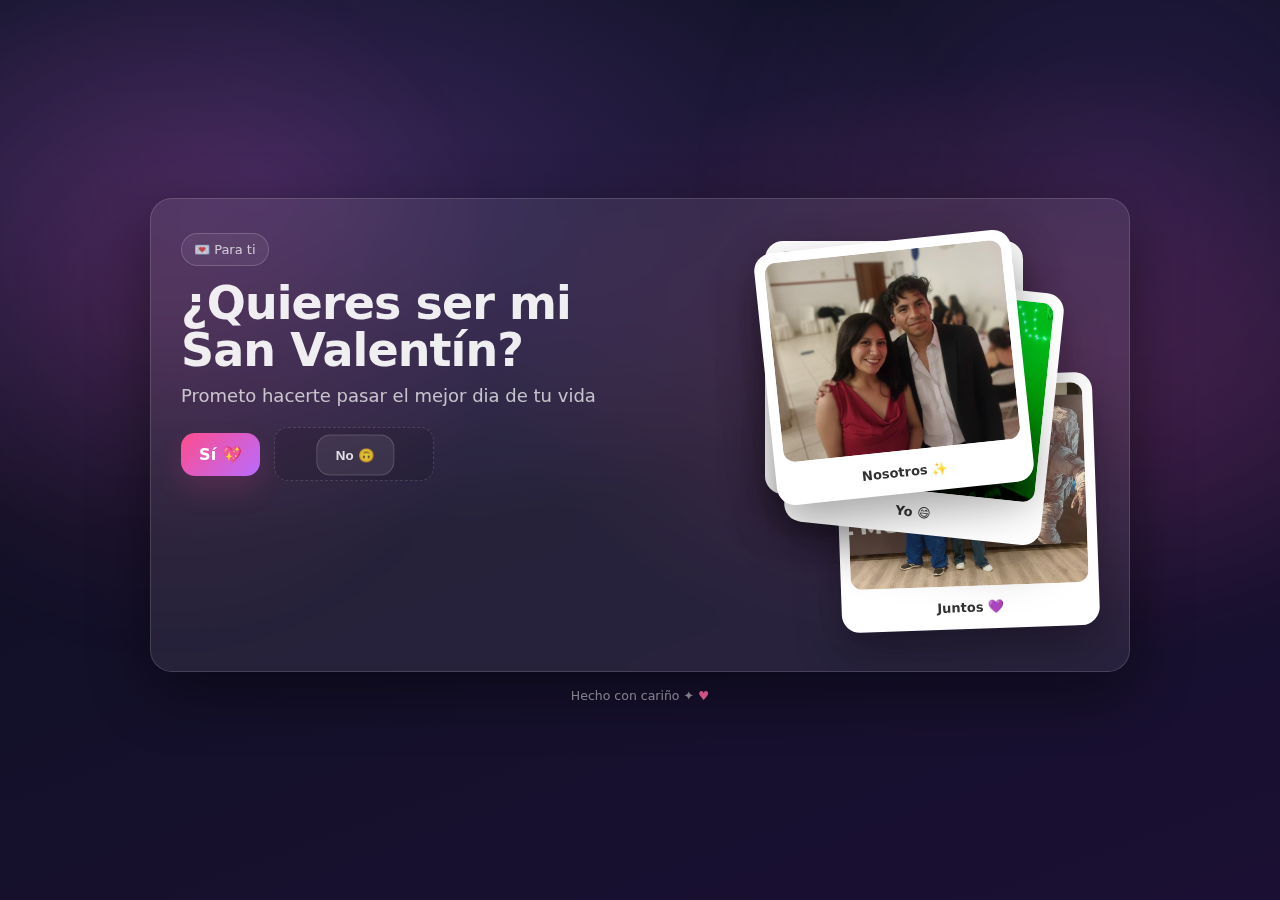
<file: index.html>
<!doctype html>
<html lang="es">
<head>
  <meta charset="utf-8" />
  <meta name="viewport" content="width=device-width,initial-scale=1" />
  <title>¿Quieres ser mi San Valentín? 💜</title>
  <link rel="stylesheet" href="styles.css" />
</head>
<body>
  <div class="bg-glow"></div>

  <main class="wrap">
    <section class="card hero">
      <div class="hero__left">
        <div class="badge">💌 Para ti</div>

        <h1 class="title">¿Quieres ser mi San Valentín?</h1>
        <p class="subtitle">
          Prometo hacerte pasar el mejor dia de tu vida
        </p>

        <div class="actions">
          <!-- El Sí es enlace (funciona aunque el JS falle) -->
          <a href="si.html" id="btnYes" class="btn btn--primary">Sí 💖</a>

          <!-- El No se mueve dentro de este contenedor -->
          <div class="no-area" id="noArea" aria-label="Zona del botón No">
            <button id="btnNo" class="btn btn--ghost" type="button">No 🙃</button>
          </div>
        </div>

      </div>

      <div class="hero__right">
        <div class="photo-stack">
          <figure class="polaroid">
            <img src="img/claudia.jpeg" alt="Foto de Nosotros" />
            <figcaption>Nosotros ✨</figcaption>
          </figure>

          <figure class="polaroid polaroid--tilt">
            <img src="img/yo.jpeg" alt="Foto mía" />
            <figcaption>Yo 😄</figcaption>
          </figure>

          <figure class="polaroid polaroid--back">
            <img src="img/nosotros.jpeg" alt="Foto juntos" />
            <figcaption>Juntos 💜</figcaption>
          </figure>

          <figure class="polaroid polaroid--back">
            <img src="img/ella.jpeg" alt="Foto Ella" />
            <figcaption>Ella 🥵</figcaption>
          </figure>
        </div>
      </div>
    </section>

    <footer class="footer">
      Hecho con cariño ✦ <span class="heart">♥</span>
    </footer>
  </main>

  <script src="script.js"></script>
</body>
</html>
</file>
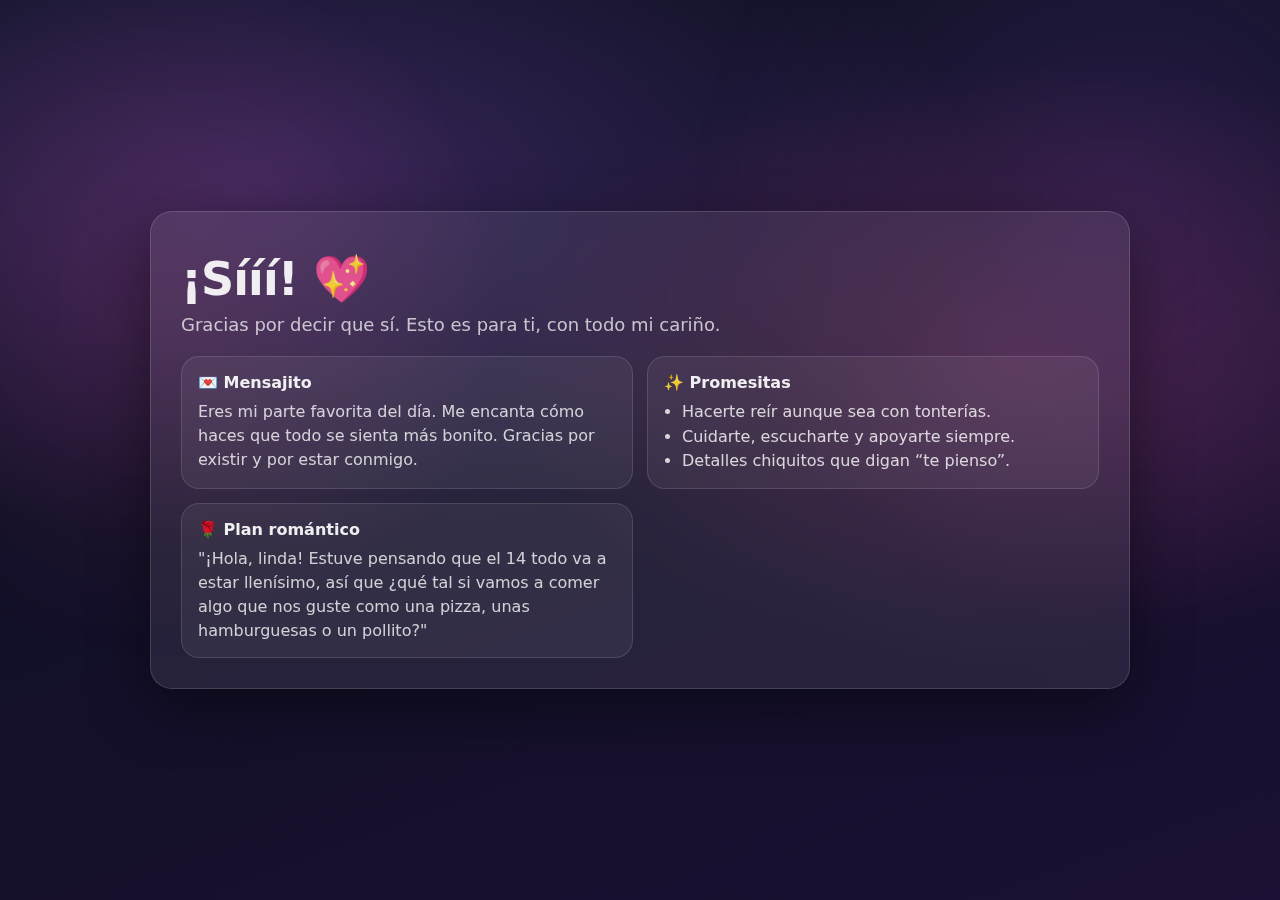
<file: si.html>
<!doctype html>
<html lang="es">
<head>
  <meta charset="utf-8" />
  <meta name="viewport" content="width=device-width,initial-scale=1" />
  <title>¡Sabía que dirías que sí! 💖</title>
  <link rel="stylesheet" href="styles.css" />
</head>
<body>
  <div class="bg-glow"></div>

  <main class="wrap">
    <section class="card details">
      <header class="details__head">
        <h1 class="title">¡Sííí! 💖</h1>
        <p class="subtitle">
          Gracias por decir que sí. Esto es para ti, con todo mi cariño.
        </p>
      </header>

      <div class="grid">
        <article class="note">
          <h2>💌 Mensajito</h2>
          <p>
            Eres mi parte favorita del día. Me encanta cómo haces que todo se sienta
            más bonito. Gracias por existir y por estar conmigo.
          </p>
        </article>

        <article class="note">
          <h2>✨ Promesitas</h2>
          <ul class="list">
            <li>Hacerte reír aunque sea con tonterías.</li>
            <li>Cuidarte, escucharte y apoyarte siempre.</li>
            <li>Detalles chiquitos que digan “te pienso”.</li>
          </ul>
        </article>

        <article class="note">
          <h2>🌹 Plan romántico</h2>
          <p>
            "¡Hola, linda! Estuve pensando que el 14 todo va a estar llenísimo,
             así que ¿qué tal si vamos a comer algo que nos guste como una pizza,
              unas hamburguesas o un pollito?"
          </p>
        </article>

        <article class
</file>
<file: styles.css>
:root{
  --bg1:#0b1020;
  --bg2:#1b1033;
  --card: rgba(255,255,255,0.08);
  --border: rgba(255,255,255,0.14);
  --text: rgba(255,255,255,0.92);
  --muted: rgba(255,255,255,0.72);
  --shadow: 0 20px 60px rgba(0,0,0,0.45);
  --radius: 22px;
  --accent: #ff4d8d;
  --accent2:#b86bff;
}

*{ box-sizing:border-box; }
html,body{ height:100%; }
body{
  margin:0;
  font-family: ui-sans-serif, system-ui, -apple-system, Segoe UI, Roboto, Arial;
  color:var(--text);
  background:
    radial-gradient(1200px 600px at 20% 20%, rgba(184,107,255,0.25), transparent 60%),
    radial-gradient(900px 500px at 80% 40%, rgba(255,77,141,0.18), transparent 60%),
    linear-gradient(160deg, var(--bg1), var(--bg2));
  overflow-x:hidden;
}

.bg-glow{
  position: fixed;
  inset:-40px;
  background:
    radial-gradient(500px 500px at 15% 35%, rgba(255,77,141,0.12), transparent 70%),
    radial-gradient(600px 600px at 85% 25%, rgba(184,107,255,0.14), transparent 70%);
  filter: blur(18px);
  pointer-events:none;
  z-index:-1;
}

.wrap{
  min-height:100%;
  display:flex;
  flex-direction:column;
  align-items:center;
  justify-content:center;
  padding: 28px 16px;
  gap: 16px;
}

.card{
  width:min(980px, 96vw);
  background: var(--card);
  border: 1px solid var(--border);
  border-radius: var(--radius);
  box-shadow: var(--shadow);
  backdrop-filter: blur(14px);
  overflow:hidden;
}

.hero{
  display:grid;
  grid-template-columns: 1.1fr 0.9fr;
}

.hero__left{
  padding: 34px 30px;
}

.hero__right{
  padding: 26px;
  display:flex;
  align-items:center;
  justify-content:center;
}

.badge{
  display:inline-flex;
  align-items:center;
  gap: 8px;
  padding: 8px 12px;
  border-radius: 999px;
  border: 1px solid rgba(255,255,255,0.18);
  background: rgba(255,255,255,0.06);
  color: var(--muted);
  font-size: 13px;
}

.title{
  margin: 14px 0 8px;
  font-size: clamp(30px, 4vw, 46px);
  letter-spacing: -0.02em;
  line-height: 1.04;
}

.subtitle{
  margin: 0 0 18px;
  color: var(--muted);
  font-size: clamp(14px, 1.9vw, 18px);
  line-height: 1.45;
}

.actions{
  display:flex;
  align-items:center;
  gap: 14px;
  flex-wrap: wrap;
  margin-top: 12px;
}

.btn{
  border:none;
  cursor:pointer;
  padding: 12px 18px;
  border-radius: 14px;
  font-weight: 700;
  letter-spacing: 0.2px;
  transition: transform 0.12s ease, box-shadow 0.12s ease, background 0.2s ease;
  user-select:none;
  text-decoration:none;
  display:inline-flex;
  align-items:center;
  justify-content:center;
}

.btn:active{ transform: translateY(1px) scale(0.99); }

.btn--primary{
  background: linear-gradient(135deg, var(--accent), var(--accent2));
  color: white;
  box-shadow: 0 14px 28px rgba(255,77,141,0.15);
}
.btn--primary:hover{ transform: translateY(-1px); }

.btn--ghost{
  background: rgba(255,255,255,0.08);
  color: rgba(255,255,255,0.85);
  border: 1px solid rgba(255,255,255,0.16);
}
.btn--ghost:hover{ transform: translateY(-1px); }

.no-area{
  position: relative;
  width: 160px;
  height: 54px;
  display:flex;
  align-items:center;
  justify-content:center;
  border-radius: 14px;
  border: 1px dashed rgba(255,255,255,0.14);
  background: rgba(0,0,0,0.10);
  overflow:hidden;
}

.no-area .btn{
  position:absolute;
  left: 50%;
  top: 50%;
  transform: translate(-50%,-50%);
}

.tiny-hint{
  margin-top: 16px;
  font-size: 12.5px;
  color: rgba(255,255,255,0.60);
}

.photo-stack{
  width: min(420px, 95%);
  height: 420px;
  position: relative;
}

/* Estilo base de cada foto */
.polaroid{
  position: absolute;
  width: 70%;
  max-width: 280px;
  background: #fff;
  border-radius: 18px;
  padding: 10px 10px 14px;
  box-shadow: 0 20px 45px rgba(0,0,0,0.35);
  color: #333;
  transition: transform 0.3s ease;
}

.polaroid img{
  width: 100%;
  height: 200px;
  object-fit: cover;
  border-radius: 12px;
}

.polaroid figcaption{
  margin-top: 10px;
  text-align: center;
  font-weight: 700;
  font-size: 13px;
}

/* FOTO 1 (arriba izquierda) */
.polaroid:nth-child(1){
  top: 0;
  left: 0;
  transform: rotate(-6deg);
  z-index: 3;
}

/* FOTO 2 (arriba derecha) */
.polaroid:nth-child(2){
  top: 40px;
  right: 0;
  transform: rotate(6deg);
  z-index: 2;
}

/* FOTO 3 (abajo centro) */
.polaroid:nth-child(3){
  bottom: 0;
  left: 20%;
  transform: rotate(-2deg);
  z-index: 1;
}

/* Efecto bonito al pasar el mouse */
.polaroid:hover{
  transform: scale(1.05) rotate(0deg);
  z-index: 10;
}

.footer{
  color: rgba(255,255,255,0.60);
  font-size: 12.5px;
}

.heart{ color:#ff6aa7; }

/* SI PAGE */
.details{ padding: 30px; }
.details__head{ margin-bottom: 18px; }

.grid{
  display:grid;
  grid-template-columns: 1fr 1fr;
  gap: 14px;
}

.note{
  background: rgba(255,255,255,0.06);
  border: 1px solid rgba(255,255,255,0.12);
  border-radius: 18px;
  padding: 16px 16px 14px;
}

.note h2{
  margin: 0 0 8px;
  font-size: 16px;
}

.note p{
  margin: 0;
  color: rgba(255,255,255,0.78);
  line-height: 1.5;
}

.note--wide{ grid-column: 1 / -1; }

.list{
  margin: 8px 0 0;
  padding-left: 18px;
  color: rgba(255,255,255,0.80);
  line-height: 1.55;
}

.gallery{
  margin-top: 10px;
  display:grid;
  grid-template-columns: 44px 1fr 44px;
  gap: 10px;
  align-items:center;
}

.gbtn{
  width: 44px;
  height: 44px;
  border-radius: 14px;
  border: 1px solid rgba(255,255,255,0.14);
  background: rgba(255,255,255,0.08);
  color: rgba(255,255,255,0.9);
  cursor:pointer;
  font-size: 22px;
  font-weight: 900;
  transition: transform 0.12s ease;
}
.gbtn:hover{ transform: translateY(-1px); }

.frame{
  margin:0;
  background: rgba(0,0,0,0.18);
  border: 1px solid rgba(255,255,255,0.12);
  border-radius: 18px;
  padding: 10px;
}

.frame img{
  width:100%;
  height: 320px;
  object-fit: cover;
  border-radius: 14px;
  display:block;
}

.frame figcaption{
  margin-top: 10px;
  color: rgba(255,255,255,0.75);
  text-align:center;
  font-size: 13px;
  font-weight: 700;
}

.small{
  margin: 10px 0 0;
  color: rgba(255,255,255,0.62);
  font-size: 12.5px;
}

.backline{ margin-top: 16px; }

.link{
  color: rgba(255,255,255,0.82);
  text-decoration:none;
  border-bottom: 1px dashed rgba(255,255,255,0.35);
  padding-bottom:2px;
}

@media (max-width: 860px){
  .hero{ grid-template-columns: 1fr; }
  .photo-stack{ height: 330px; }
  .grid{ grid-template-columns: 1fr; }
  .frame img{ height: 260px; }
}
</file>
